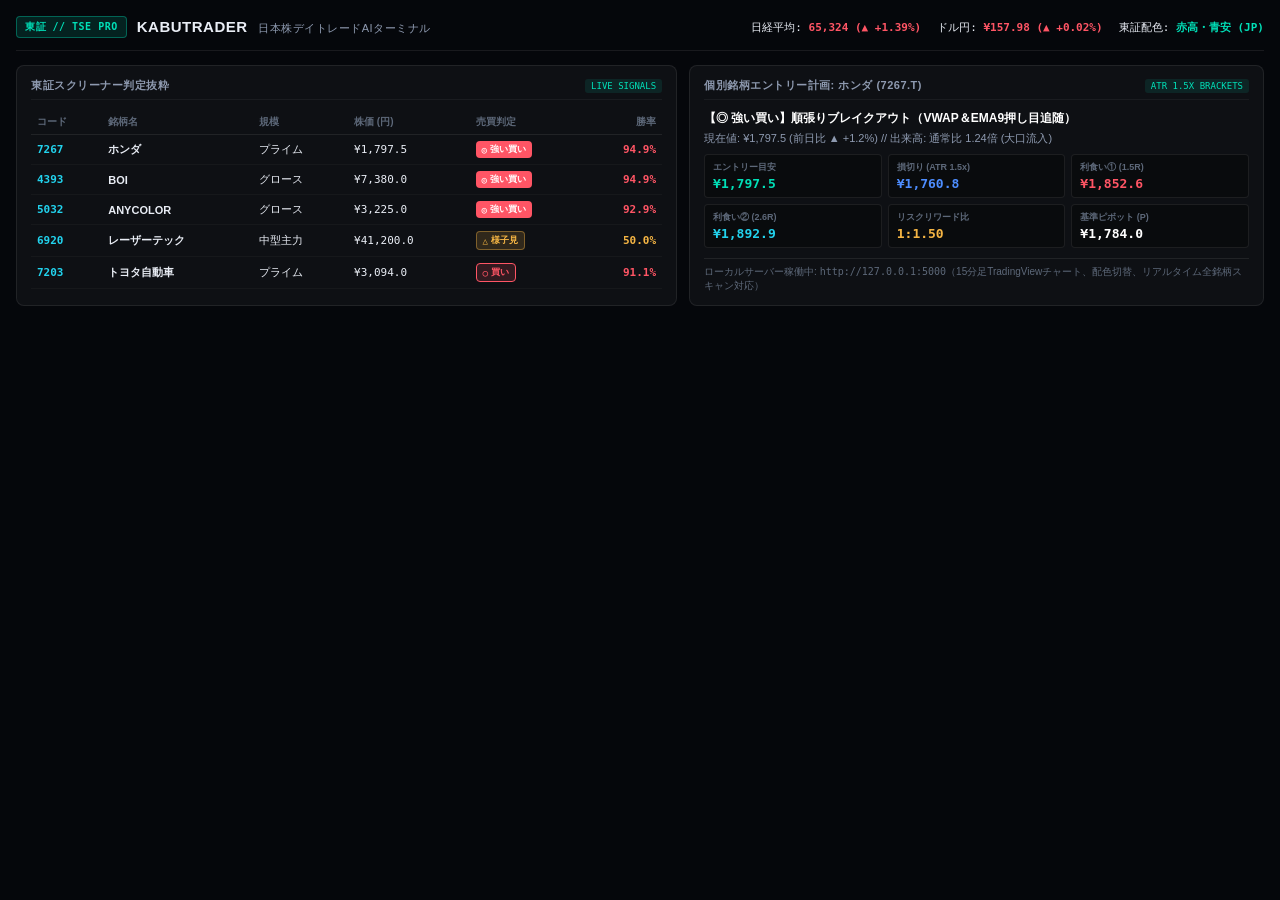
<file: preview.html>
<!DOCTYPE html>
<html lang="ja">
<head>
  <meta charset="UTF-8">
  <style>
    :root {
      --bg: #05070b;
      --panel: rgba(255, 255, 255, 0.04);
      --border: rgba(255, 255, 255, 0.08);
      --border-brand: rgba(0, 224, 184, 0.35);
      --text: #e9edf5;
      --muted: #8e9ab0;
      --faint: #5d6879;
      --brand: #00e0b8;
      --brand-2: #22d3ee;
      --buy: #ff5565; /* 赤 (東証式: 上昇/買い) */
      --sell: #4d8dff; /* 青 (東証式: 下落/売り) */
      --hold: #f5b544; /* 黄色 (様子見) */
    }
    body {
      background: var(--bg);
      color: var(--text);
      font-family: -apple-system, BlinkMacSystemFont, "Hiragino Kaku Gothic ProN", "Yu Gothic", sans-serif;
      margin: 0;
      padding: 16px;
    }
    .header {
      display: flex;
      justify-content: space-between;
      align-items: center;
      border-bottom: 1px solid var(--border);
      padding-bottom: 12px;
      margin-bottom: 14px;
    }
    .title-group {
      display: flex;
      align-items: center;
      gap: 10px;
    }
    .badge {
      background: rgba(0, 224, 184, 0.12);
      color: var(--brand);
      border: 1px solid var(--border-brand);
      font-family: monospace;
      font-size: 10px;
      font-weight: 800;
      padding: 3px 8px;
      border-radius: 4px;
      letter-spacing: 0.5px;
    }
    .title {
      font-weight: 900;
      font-size: 15px;
      letter-spacing: 0.5px;
    }
    .title .sub {
      font-size: 11px;
      color: var(--muted);
      font-weight: 500;
      margin-left: 6px;
    }
    .macro {
      display: flex;
      gap: 16px;
      font-family: monospace;
      font-size: 11px;
    }
    .buy-text { color: var(--buy); font-weight: 800; }
    .sell-text { color: var(--sell); font-weight: 800; }
    .hold-text { color: var(--hold); font-weight: 800; }
    .brand-text { color: var(--brand); font-weight: 800; }
    .grid {
      display: grid;
      grid-template-columns: 1.15fr 1fr;
      gap: 12px;
    }
    .card {
      background: var(--panel);
      border: 1px solid var(--border);
      border-radius: 8px;
      padding: 12px 14px;
    }
    .card-head {
      display: flex;
      justify-content: space-between;
      align-items: center;
      margin-bottom: 10px;
      border-bottom: 1px solid rgba(255, 255, 255, 0.05);
      padding-bottom: 6px;
    }
    .card h3 {
      margin: 0;
      font-size: 11px;
      font-weight: 800;
      color: var(--muted);
      text-transform: uppercase;
      letter-spacing: 0.5px;
    }
    .tag-sm {
      font-size: 9px;
      color: var(--brand);
      background: rgba(0, 224, 184, 0.1);
      padding: 2px 6px;
      border-radius: 3px;
      font-family: monospace;
    }
    table {
      width: 100%;
      border-collapse: collapse;
      font-size: 11px;
    }
    th {
      text-align: left;
      color: var(--faint);
      padding: 5px 6px;
      border-bottom: 1px solid var(--border);
      font-size: 10px;
      font-weight: 700;
    }
    td {
      padding: 6px 6px;
      border-bottom: 1px solid rgba(255, 255, 255, 0.03);
      font-family: monospace;
    }
    .sig-pill {
      font-size: 9px;
      font-weight: 800;
      padding: 2px 6px;
      border-radius: 4px;
      display: inline-flex;
      align-items: center;
      gap: 3px;
    }
    .sig-strong-buy { background: var(--buy); color: #fff; }
    .sig-buy { background: rgba(255, 85, 101, 0.15); color: var(--buy); border: 1px solid var(--buy); }
    .sig-hold { background: rgba(245, 181, 68, 0.15); color: var(--hold); border: 1px solid rgba(245, 181, 68, 0.4); }
    .sig-sell { background: rgba(77, 141, 255, 0.15); color: var(--sell); border: 1px solid var(--sell); }
    .bracket-grid {
      display: grid;
      grid-template-columns: repeat(3, 1fr);
      gap: 6px;
      margin-top: 8px;
    }
    .bracket-cell {
      background: rgba(0, 0, 0, 0.3);
      border: 1px solid var(--border);
      border-radius: 4px;
      padding: 6px 8px;
      display: flex;
      flex-direction: column;
      gap: 2px;
    }
    .b-label { font-size: 9px; color: var(--faint); font-weight: 700; }
    .b-val { font-size: 13px; font-weight: 900; font-family: monospace; }
  </style>
</head>
<body>
  <div class="header">
    <div class="title-group">
      <span class="badge">東証 // TSE PRO</span>
      <div class="title">
        KABUTRADER
        <span class="sub">日本株デイトレードAIターミナル</span>
      </div>
    </div>
    <div class="macro">
      <span>日経平均: <strong class="buy-text">65,324 (▲ +1.39%)</strong></span>
      <span>ドル円: <strong class="buy-text">¥157.98 (▲ +0.02%)</strong></span>
      <span>東証配色: <strong class="brand-text">赤高・青安 (JP)</strong></span>
    </div>
  </div>

  <div class="grid">
    <!-- Screener Snapshot -->
    <div class="card">
      <div class="card-head">
        <h3>東証スクリーナー判定抜粋</h3>
        <span class="tag-sm">LIVE SIGNALS</span>
      </div>
      <table>
        <thead>
          <tr>
            <th>コード</th>
            <th>銘柄名</th>
            <th>規模</th>
            <th>株価 (円)</th>
            <th>売買判定</th>
            <th style="text-align: right;">勝率</th>
          </tr>
        </thead>
        <tbody>
          <tr>
            <td style="color: var(--brand-2); font-weight: 800;">7267</td>
            <td style="font-family: inherit; font-weight: 700;">ホンダ</td>
            <td>プライム</td>
            <td>¥1,797.5</td>
            <td><span class="sig-pill sig-strong-buy"><span>◎</span>強い買い</span></td>
            <td class="buy-text" style="text-align: right;">94.9%</td>
          </tr>
          <tr>
            <td style="color: var(--brand-2); font-weight: 800;">4393</td>
            <td style="font-family: inherit; font-weight: 700;">BOI</td>
            <td>グロース</td>
            <td>¥7,380.0</td>
            <td><span class="sig-pill sig-strong-buy"><span>◎</span>強い買い</span></td>
            <td class="buy-text" style="text-align: right;">94.9%</td>
          </tr>
          <tr>
            <td style="color: var(--brand-2); font-weight: 800;">5032</td>
            <td style="font-family: inherit; font-weight: 700;">ANYCOLOR</td>
            <td>グロース</td>
            <td>¥3,225.0</td>
            <td><span class="sig-pill sig-strong-buy"><span>◎</span>強い買い</span></td>
            <td class="buy-text" style="text-align: right;">92.9%</td>
          </tr>
          <tr>
            <td style="color: var(--brand-2); font-weight: 800;">6920</td>
            <td style="font-family: inherit; font-weight: 700;">レーザーテック</td>
            <td>中型主力</td>
            <td>¥41,200.0</td>
            <td><span class="sig-pill sig-hold"><span>△</span>様子見</span></td>
            <td class="hold-text" style="text-align: right;">50.0%</td>
          </tr>
          <tr>
            <td style="color: var(--brand-2); font-weight: 800;">7203</td>
            <td style="font-family: inherit; font-weight: 700;">トヨタ自動車</td>
            <td>プライム</td>
            <td>¥3,094.0</td>
            <td><span class="sig-pill sig-buy"><span>○</span>買い</span></td>
            <td class="buy-text" style="text-align: right;">91.1%</td>
          </tr>
        </tbody>
      </table>
    </div>

    <!-- Active Trade Bracket -->
    <div class="card">
      <div class="card-head">
        <h3>個別銘柄エントリー計画: ホンダ (7267.T)</h3>
        <span class="tag-sm">ATR 1.5X BRACKETS</span>
      </div>
      <div style="font-size: 12px; font-weight: 700; color: #fff; margin-bottom: 4px;">
        【◎ 強い買い】順張りブレイクアウト（VWAP＆EMA9押し目追随）
      </div>
      <div style="font-size: 11px; color: var(--muted); margin-bottom: 8px;">
        現在値: ¥1,797.5 (前日比 ▲ +1.2%) // 出来高: 通常比 1.24倍 (大口流入)
      </div>

      <div class="bracket-grid">
        <div class="bracket-cell">
          <span class="b-label">エントリー目安</span>
          <span class="b-val brand-text">¥1,797.5</span>
        </div>
        <div class="bracket-cell">
          <span class="b-label">損切り (ATR 1.5x)</span>
          <span class="b-val sell-text">¥1,760.8</span>
        </div>
        <div class="bracket-cell">
          <span class="b-label">利食い① (1.5R)</span>
          <span class="b-val buy-text">¥1,852.6</span>
        </div>
        <div class="bracket-cell">
          <span class="b-label">利食い② (2.6R)</span>
          <span class="b-val" style="color: var(--brand-2);">¥1,892.9</span>
        </div>
        <div class="bracket-cell">
          <span class="b-label">リスクリワード比</span>
          <span class="b-val hold-text">1:1.50</span>
        </div>
        <div class="bracket-cell">
          <span class="b-label">基準ピボット (P)</span>
          <span class="b-val" style="color: #fff;">¥1,784.0</span>
        </div>
      </div>

      <div style="margin-top: 10px; font-size: 10px; color: var(--faint); border-top: 1px solid var(--border); padding-top: 6px;">
        ローカルサーバー稼働中: <code>http://127.0.0.1:5000</code>（15分足TradingViewチャート、配色切替、リアルタイム全銘柄スキャン対応）
      </div>
    </div>
  </div>
</body>
</html>
</file>
